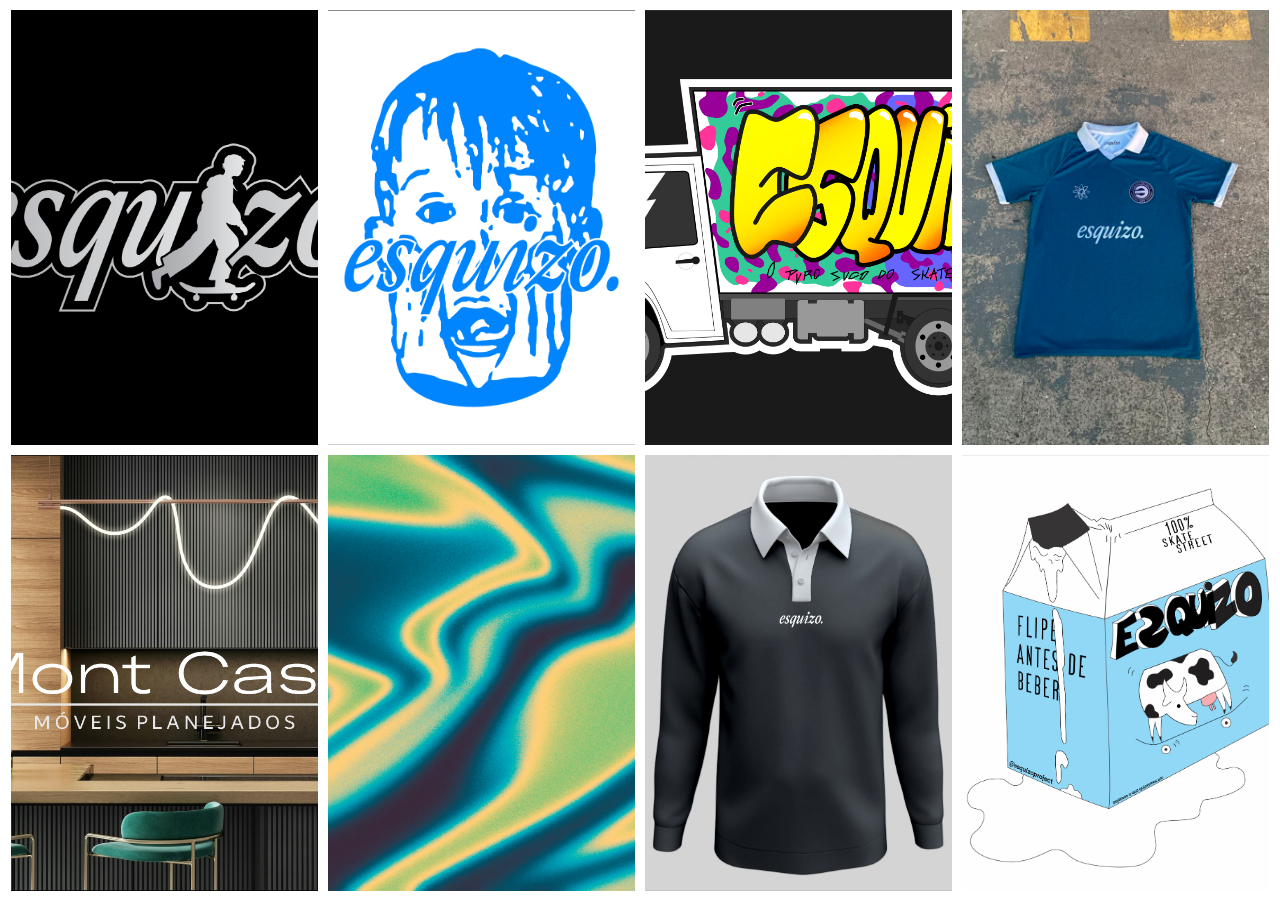
<file: galeria.html>
<!DOCTYPE html>
<html lang="pt-br">
<head>
    <meta charset="UTF-8">
    <meta name="viewport" content="width=device-width, initial-scale=1.0">
    <title>Galeria de projetos</title>
    <style>
        *{
            margin: 0;
            padding: 0;
            box-sizing: border-box;
        }

        main{
            margin: auto;
            width: 100vw;
            height: 100vh;
            display: flex;
            justify-content: center;
            align-items: center;
        }

        .galeria{
            width: 99%;
            height: 99%;
            display: flex;
            justify-content: flex-start;
            align-items: flex-start;
            flex-wrap: wrap;
            align-content: stretch;
            flex-shrink: 1;
        
                  
        }

        .galeria .imagem{
            cursor: pointer;
            width: 25%;
            height: 50%;
            object-fit: cover;
            padding: 5px;
            overflow: hidden;
        }

        .imagem img{
            display: block;
            position: relative;
            width: 100%;
            height: 100%;
            object-fit: cover;
            aspect-ratio: 1/1;
            overflow: hidden;
            
        }

        img:hover{
           transform: scale(1.02);
           transition: 200ms;
        }

    </style>
</head>
<body>
    <main>
        <div class="galeria">
            <div class="imagem">
                <img src="imagens/adesivo-esquizo-jersey.png" alt="">
            </div>
            <div class="imagem">
                <img src="imagens/adesivo-macaulay.png" alt="">
            </div>
            <div class="imagem">
                <img src="imagens/caminhão esquizo og adesivo.png" alt="">
            </div>
            <div class="imagem">
                <img src="imagens/camisa.png" alt="">
            </div>
            <div class="imagem">
                <img src="imagens/cartao-montcasa-frente.png" alt="">
            </div>
            <div class="imagem">
                <img src="imagens/gradiente-liquify.png" alt="">
            </div>
            <div class="imagem">
                <img src="imagens/polo esquizo 3.png" alt="">
            </div>
            <div class="imagem">
                <img src="imagens/caixa de leite estampa.png" alt="">
            </div>
        </div>
    </main> 
</body>
</html>
</file>
